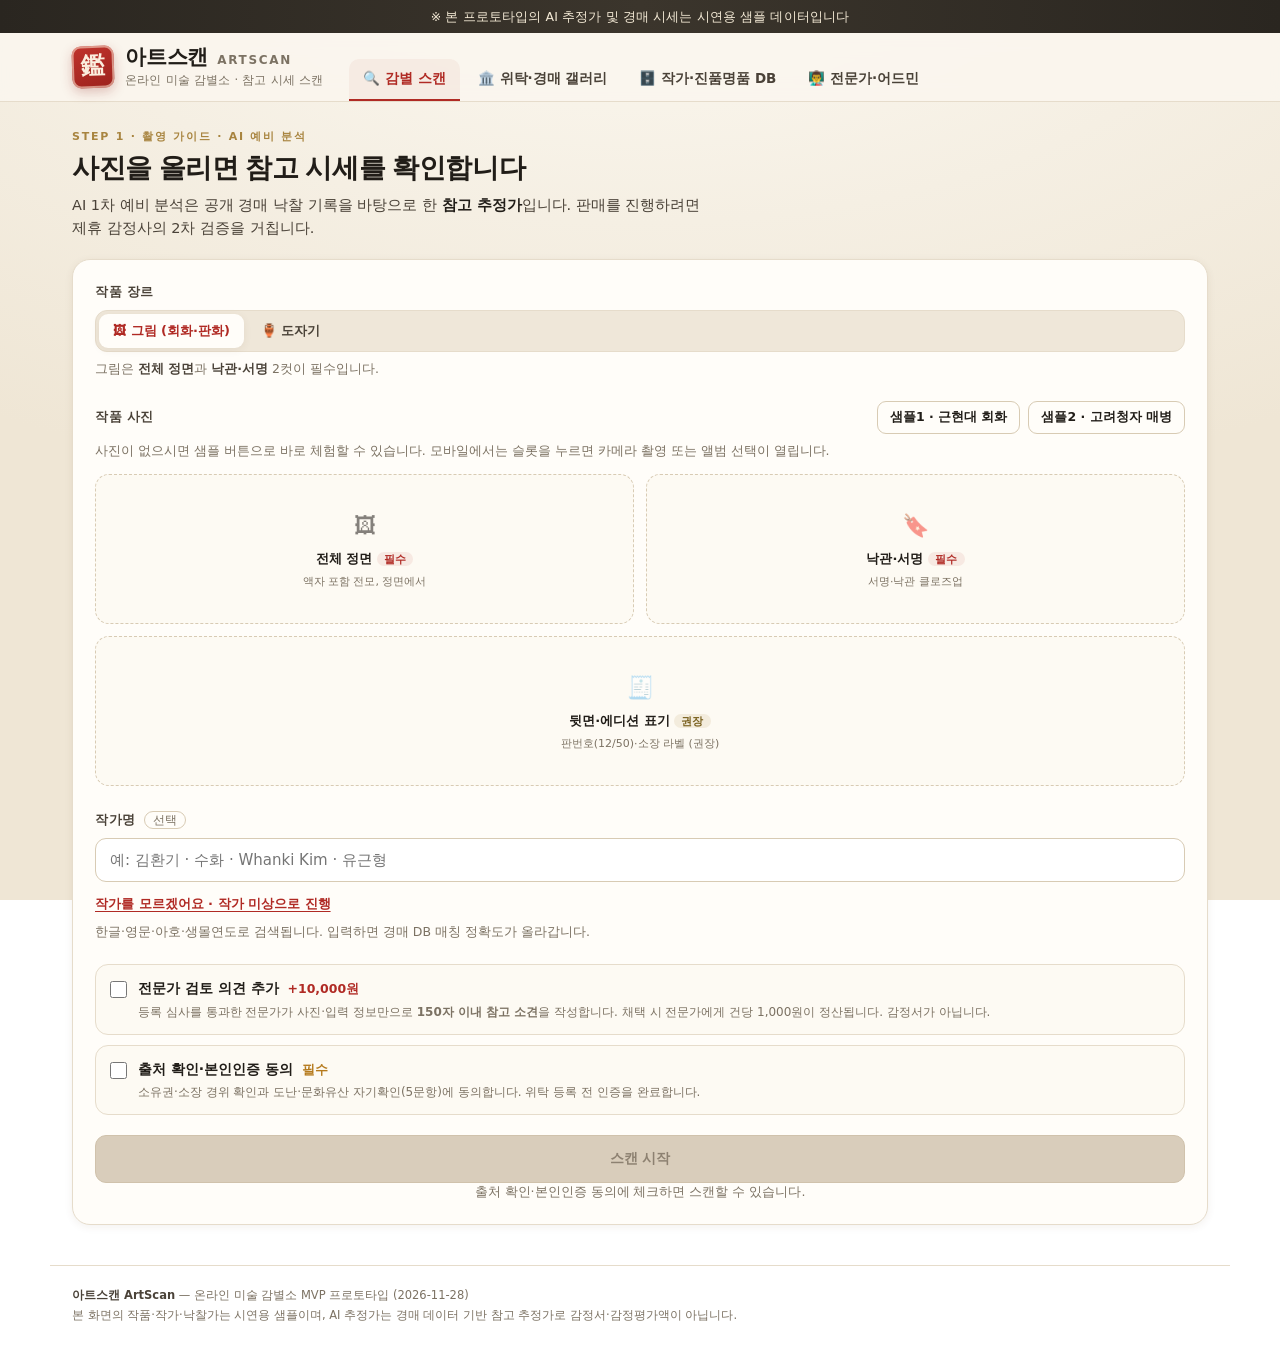
<file: artscan/index.html>
<!doctype html>
<html lang="ko">
<head>
  <meta charset="utf-8" />
  <meta name="viewport" content="width=device-width, initial-scale=1, viewport-fit=cover" />
  <meta name="theme-color" content="#f6f1e8" />
  <meta name="description" content="아트스캔 — 사진 한 장으로 참고 시세를 확인하고, 검증을 거쳐 위탁·경매로 판매하는 온라인 미술 감별소 프로토타입." />
  <meta name="apple-mobile-web-app-capable" content="yes" />
  <meta name="mobile-web-app-capable" content="yes" />
  <meta name="apple-mobile-web-app-status-bar-style" content="default" />
  <meta name="apple-mobile-web-app-title" content="아트스캔" />
  <meta property="og:title" content="아트스캔 ArtScan · 온라인 미술 감별소" />
  <meta property="og:description" content="사진 한 장으로 참고 시세 확인 → 전문가 검토 소견 → 위탁·온라인 경매 (프로토타입)" />
  <meta property="og:type" content="website" />
  <title>아트스캔 ArtScan · 온라인 미술 감별소</title>
  <link rel="apple-touch-icon" sizes="180x180" href="icons/apple-touch-icon.png" />
  <link rel="icon" type="image/png" sizes="192x192" href="icons/icon-192.png" />
  <link rel="icon" type="image/svg+xml" href="icons/seal.svg" />
  <link rel="manifest" href="manifest.webmanifest" />
  <link rel="stylesheet" href="styles.css?v=4" />
  <script>
    /* 프로토타입 QA용 런타임 오류 수집 (콘솔 에러 0건 확인) */
    window.__errors = [];
    window.addEventListener("error", function (e) { window.__errors.push(String(e.message || e.type)); });
    window.addEventListener("unhandledrejection", function (e) { window.__errors.push("promise: " + String(e.reason)); });
  </script>
</head>
<body>
  <div class="demo-bar" role="note">
    <span>※ 본 프로토타입의 AI 추정가 및 경매 시세는 시연용 샘플 데이터입니다</span>
  </div>

  <header class="app-header">
    <div class="header-inner">
      <div class="brand">
        <div class="seal-logo" aria-hidden="true">鑑</div>
        <div class="brand-text">
          <h1>아트스캔 <span class="brand-en">ArtScan</span></h1>
          <p class="brand-sub">온라인 미술 감별소 · 참고 시세 스캔</p>
        </div>
      </div>
      <nav class="tabs" id="tabs" role="tablist" aria-label="주요 메뉴">
        <button class="tab active" role="tab" data-tab="scan" aria-selected="true" aria-controls="panel-scan">🔍 <span class="t-full">감별 스캔</span><span class="t-short">감별</span></button>
        <button class="tab" role="tab" data-tab="gallery" aria-selected="false" aria-controls="panel-gallery">🏛️ <span class="t-full">위탁·경매 갤러리</span><span class="t-short">갤러리</span></button>
        <button class="tab" role="tab" data-tab="db" aria-selected="false" aria-controls="panel-db">🗄️ <span class="t-full">작가·진품명품 DB</span><span class="t-short">DB</span></button>
        <button class="tab" role="tab" data-tab="expert" aria-selected="false" aria-controls="panel-expert">👨‍🏫 <span class="t-full">전문가·어드민</span><span class="t-short">전문가</span></button>
      </nav>
    </div>
  </header>

  <main id="main">
    <!-- ===================== 감별 스캔 ===================== -->
    <section class="panel active" id="panel-scan" role="tabpanel" aria-labelledby="tab-scan">
      <div class="intro">
        <p class="eyebrow">STEP 1 · 촬영 가이드 · AI 예비 분석</p>
        <h2>사진을 올리면 참고 시세를 확인합니다</h2>
        <p class="lead">AI 1차 예비 분석은 공개 경매 낙찰 기록을 바탕으로 한 <strong>참고 추정가</strong>입니다. 판매를 진행하려면 제휴 감정사의 2차 검증을 거칩니다.</p>
      </div>

      <div class="card scan-card">
        <div class="field">
          <span class="field-label">작품 장르</span>
          <div class="segmented" id="genreSwitch" role="group" aria-label="작품 장르 선택">
            <button type="button" class="seg active" data-genre="painting">🖼 그림 (회화·판화)</button>
            <button type="button" class="seg" data-genre="ceramic">🏺 도자기</button>
          </div>
          <p class="hint" id="genreHint">그림은 <b>전체 정면</b>과 <b>낙관·서명</b> 2컷이 필수입니다.</p>
        </div>

        <div class="upload-head">
          <span class="field-label">작품 사진</span>
          <div class="sample-btns">
            <button type="button" class="btn ghost small" id="samplePainting">샘플1 · 근현대 회화</button>
            <button type="button" class="btn ghost small" id="sampleCeramic">샘플2 · 고려청자 매병</button>
          </div>
        </div>
        <p class="hint">사진이 없으시면 샘플 버튼으로 바로 체험할 수 있습니다. 모바일에서는 슬롯을 누르면 카메라 촬영 또는 앨범 선택이 열립니다.</p>
        <div class="slots" id="uploadSlots"></div>

        <div class="field">
          <label class="field-label" for="artistInput">작가명 <span class="opt">선택</span></label>
          <div class="autocomplete">
            <input id="artistInput" type="text" autocomplete="off" spellcheck="false"
                   placeholder="예: 김환기 · 수화 · Whanki Kim · 유근형"
                   aria-autocomplete="list" aria-expanded="false" aria-controls="artistSuggest" />
            <ul class="suggest" id="artistSuggest" role="listbox" aria-label="작가 후보" hidden></ul>
          </div>
          <div class="artist-chosen" id="artistChosen" hidden></div>
          <div class="quick-links">
            <button type="button" class="linkish" id="unknownArtist">작가를 모르겠어요 · 작가 미상으로 진행</button>
          </div>
          <p class="hint">한글·영문·아호·생몰연도로 검색됩니다. 입력하면 경매 DB 매칭 정확도가 올라갑니다.</p>
        </div>

        <div class="options">
          <label class="checkline" for="optExpert">
            <input type="checkbox" id="optExpert" />
            <span class="check-text">
              <span class="check-title">전문가 검토 의견 추가 <em>+10,000원</em></span>
              <small>등록 심사를 통과한 전문가가 사진·입력 정보만으로 <b>150자 이내 참고 소견</b>을 작성합니다. 채택 시 전문가에게 건당 1,000원이 정산됩니다. 감정서가 아닙니다.</small>
            </span>
          </label>
          <label class="checkline" for="optConsent">
            <input type="checkbox" id="optConsent" />
            <span class="check-text">
              <span class="check-title">출처 확인·본인인증 동의 <em class="req">필수</em></span>
              <small>소유권·소장 경위 확인과 도난·문화유산 자기확인(5문항)에 동의합니다. 위탁 등록 전 인증을 완료합니다.</small>
            </span>
          </label>
        </div>

        <button type="button" class="btn primary block" id="scanBtn" disabled>스캔 시작</button>
        <p class="hint center" id="scanHint">필수 사진을 채우고 동의에 체크하면 스캔할 수 있습니다.</p>
      </div>

      <div id="scanResult" class="result" hidden aria-live="polite"></div>
    </section>

    <!-- ===================== 갤러리 ===================== -->
    <section class="panel" id="panel-gallery" role="tabpanel" aria-labelledby="tab-gallery" hidden>
      <div class="intro">
        <p class="eyebrow">STEP 3 · 위탁 갤러리 · 온라인 경매</p>
        <h2>검증을 거친 매물만 등록됩니다</h2>
        <p class="lead">정가 위탁과 온라인 경매를 한곳에서. 전문가 검토 소견이 채택된 매물은 배지와 함께 상단에 우대 노출됩니다.</p>
      </div>

      <div class="toolbar">
        <div class="segmented" id="sortSwitch" role="group" aria-label="정렬 방식">
          <button type="button" class="seg active" data-sort="recommended">추천순 <span class="mini">소견 우대</span></button>
          <button type="button" class="seg" data-sort="price">가격 낮은순</button>
          <button type="button" class="seg" data-sort="deadline">마감 임박순</button>
        </div>
        <p class="sort-note" id="sortNote"></p>
      </div>

      <div class="gallery" id="galleryGrid"></div>
      <p class="footnote">※ 목록의 추정가·낙찰가는 시연용 샘플입니다. 우대 노출은 1페이지 노출의 40% 상한이 적용되며, 판매자가 유료 옵션(10,000원)을 구매한 참고 소견입니다.</p>
    </section>

    <!-- ===================== 작가·진품명품 DB ===================== -->
    <section class="panel" id="panel-db" role="tabpanel" aria-labelledby="tab-db" hidden>
      <div class="intro">
        <p class="eyebrow">STEP 2 · 작가 마스터 · 방송 감정 레퍼런스</p>
        <h2>작가·진품명품 DB</h2>
        <p class="lead">작가 마스터(이형표기·아호·생몰연도)와 KBS &lt;TV쇼 진품명품&gt; 고미술 참고 사례를 구분해 제공합니다.</p>
      </div>

      <div class="card db-search">
        <label class="field-label" for="dbSearch">작가 검색</label>
        <div class="search-row">
          <input id="dbSearch" type="search" placeholder="김환기 · 수화 · Whanki Kim · 박수근 · 청자" autocomplete="off" />
          <button type="button" class="btn ghost" id="dbClear">전체</button>
        </div>
        <div class="chips" id="dbChips"></div>
      </div>

      <h3 class="section-title">작가 마스터 <span class="count" id="artistCount"></span></h3>
      <div class="artist-list" id="artistList"></div>

      <h3 class="section-title">KBS &lt;TV쇼 진품명품&gt; 레퍼런스 DB
        <span class="badge broadcast">고미술 참고용 · 실거래 경매와 분리</span>
      </h3>
      <p class="section-desc">방송 감정가는 보험·방송용 추정 가치로 실제 낙찰가와 다릅니다. <b>시세 산출 모델에 반영하지 않고</b> 상태 감별 체크리스트·유사 유물 대조에만 사용합니다.</p>
      <div class="backtest" id="backtestBoard"></div>
      <div class="broadcast-list" id="broadcastList"></div>
    </section>

    <!-- ===================== 전문가·어드민 ===================== -->
    <section class="panel" id="panel-expert" role="tabpanel" aria-labelledby="tab-expert" hidden>
      <div class="intro">
        <p class="eyebrow">ADMIN · 소견 활동 등급 · 채택 정산</p>
        <h2>전문가·어드민</h2>
        <p class="lead">전문가는 증빙 심사·어드민 승인 후 배정됩니다. 등급은 누적 채택 의견 수와 채택 소견 매물 누적 판매금액으로 산정합니다. 정산은 등급과 무관하게 채택 1건당 1,000원입니다.</p>
      </div>

      <div class="grade-legend">
        <div class="grade-row"><span class="grade-badge g-standard">일반</span><span>채택 0~9건 · 판매 0~3,000만 원</span></div>
        <div class="grade-row"><span class="grade-badge g-silver">실버</span><span>채택 10건↑ · 판매 3,000만 원↑</span></div>
        <div class="grade-row"><span class="grade-badge g-gold">골드</span><span>채택 30건↑ · 판매 1억 원↑</span></div>
        <div class="grade-row"><span class="grade-badge g-master">마스터</span><span>채택 80건↑ · 판매 3억 원↑</span></div>
      </div>

      <h3 class="section-title">등록 전문가 <span class="count" id="expertCount"></span></h3>
      <div class="expert-grid" id="expertGrid"></div>

      <h3 class="section-title">소견 작성 · 채택 시뮬레이션</h3>
      <div class="card review-card">
        <p class="section-desc">매물을 선택하고 150자 이내 참고 소견을 작성한 뒤 <b>채택</b>하면, 해당 매물이 갤러리 상단으로 이동하며 배지가 붙습니다(1,000원 정산 기록 생성).</p>
        <div class="form-grid">
          <label class="field">
            <span class="field-label">대상 매물</span>
            <select id="reviewListing" class="input"></select>
          </label>
          <label class="field">
            <span class="field-label">작성 전문가</span>
            <select id="reviewExpert" class="input"></select>
          </label>
        </div>
        <label class="field" for="reviewText">
          <span class="field-label">참고 소견 <span class="opt">150자 이내</span></span>
          <textarea id="reviewText" class="input" rows="4" maxlength="150"
            placeholder="예: 1970년대 점묘 연작의 안료층과 캔버스 상태 양호. 좌측 하단 서명 필적이 동일 작가 후기 서명과 유사하나 진위는 실물 검증이 필요합니다."></textarea>
          <span class="counter"><span id="reviewCount">0</span> / 150자</span>
        </label>
        <div class="review-actions">
          <button type="button" class="btn primary" id="adoptBtn">소견 채택 (1,000원 정산)</button>
          <button type="button" class="btn ghost" id="rejectBtn">미채택 처리</button>
        </div>
        <p class="hint">※ 소견은 사진·입력 정보 기반 참고 소견이며 감정서가 아닙니다. 미채택 시 전문가 정산은 발생하지 않습니다.</p>
      </div>

      <h3 class="section-title">채택 정산 기록</h3>
      <div class="card table-card">
        <table class="table" id="settleTable">
          <thead><tr><th>매물</th><th>전문가</th><th>채택일</th><th>정산액</th></tr></thead>
          <tbody></tbody>
        </table>
      </div>
    </section>
  </main>

  <footer class="app-footer">
    <p><b>아트스캔 ArtScan</b> — 온라인 미술 감별소 MVP 프로토타입 (2026-11-28)</p>
    <p>본 화면의 작품·작가·낙찰가는 시연용 샘플이며, AI 추정가는 경매 데이터 기반 참고 추정가로 감정서·감정평가액이 아닙니다.</p>
  </footer>

  <!-- ===================== 공유 카드 모달 ===================== -->
  <div class="modal" id="shareModal" hidden>
    <div class="modal-backdrop" data-close="shareModal"></div>
    <div class="modal-card" role="dialog" aria-modal="true" aria-labelledby="shareTitle">
      <div class="modal-head">
        <h3 id="shareTitle">QR 디지털 인장 카드</h3>
        <button type="button" class="icon-btn" data-close="shareModal" aria-label="닫기">✕</button>
      </div>
      <div class="modal-body">
        <div class="share-stage"><canvas id="shareCanvas" width="1080" height="1080" aria-label="공유 카드 미리보기"></canvas></div>
        <p class="hint">정사각 PNG로 저장해 당근·번개장터·스마트스토어 게시물에 붙일 수 있습니다. QR은 원본 리포트·면책 고지로 연결됩니다.</p>
        <div class="modal-actions">
          <button type="button" class="btn primary" id="downloadCard">PNG 다운로드</button>
          <button type="button" class="btn ghost" data-close="shareModal">닫기</button>
        </div>
      </div>
    </div>
  </div>

  <!-- ===================== 입찰 모달 ===================== -->
  <div class="modal" id="bidModal" hidden>
    <div class="modal-backdrop" data-close="bidModal"></div>
    <div class="modal-card wide" role="dialog" aria-modal="true" aria-labelledby="bidTitle">
      <div class="modal-head">
        <h3 id="bidTitle">온라인 경매 입찰</h3>
        <button type="button" class="icon-btn" data-close="bidModal" aria-label="닫기">✕</button>
      </div>
      <div class="modal-body" id="bidBody"></div>
    </div>
  </div>

  <!-- ===================== 등록 모달 ===================== -->
  <div class="modal" id="registerModal" hidden>
    <div class="modal-backdrop" data-close="registerModal"></div>
    <div class="modal-card" role="dialog" aria-modal="true" aria-labelledby="registerTitle">
      <div class="modal-head">
        <h3 id="registerTitle">갤러리 등록</h3>
        <button type="button" class="icon-btn" data-close="registerModal" aria-label="닫기">✕</button>
      </div>
      <div class="modal-body" id="registerBody"></div>
    </div>
  </div>

  <div class="toast" id="toast" role="status" aria-live="polite" hidden></div>

  <script src="data.js?v=2"></script>
  <script src="app.js?v=3"></script>
</body>
</html>
</file>
<file: artscan/styles.css>
/* =========================================================
   아트스캔 ArtScan — 온라인 미술 감별소 MVP
   warm paper · ink · vermilion seal
   ========================================================= */
:root{
  --paper:#f6f1e8;
  --paper-2:#efe7d9;
  --card:#fffdf9;
  --ink:#211d18;
  --ink-soft:#4a4238;
  --muted:#7c7263;
  --line:#e6dccb;
  --line-strong:#d8cbb4;
  --seal:#b02a24;
  --seal-dark:#8c1f1b;
  --gold:#a8843f;
  --gold-soft:#e8d9b5;
  --celadon:#6f9182;
  --navy:#2b3a4a;
  --green:#2f7d5a;
  --amber:#b57a1c;
  --radius:18px;
  --radius-sm:12px;
  --shadow:0 10px 30px rgba(80,60,30,.09);
  --shadow-sm:0 2px 8px rgba(80,60,30,.07);
  --font-sans:-apple-system,BlinkMacSystemFont,"Apple SD Gothic Neo","Pretendard","Noto Sans KR","Noto Sans CJK KR","Malgun Gothic",system-ui,sans-serif;
  --font-serif:"Noto Serif KR","Noto Serif CJK KR","Apple SD Gothic Neo","Nanum Myeongjo",Georgia,serif;
}

*{box-sizing:border-box;-webkit-tap-highlight-color:transparent}
[hidden]{display:none !important}
html,body{margin:0}
html{scroll-behavior:smooth}
body{
  font-family:var(--font-sans);
  color:var(--ink);
  background:
    radial-gradient(1200px 600px at 50% -10%, #fdfaf3 0%, #f5efe3 52%, #efe6d5 100%) fixed;
  min-height:100vh;
  line-height:1.55;
  font-size:15px;
  -webkit-font-smoothing:antialiased;
  padding-bottom:env(safe-area-inset-bottom);
}
h1,h2,h3,h4{margin:0;font-family:var(--font-serif);font-weight:600;letter-spacing:-.01em}
p{margin:0}
button{font-family:inherit;font-size:inherit;color:inherit;cursor:pointer}
input,select,textarea{font-family:inherit;font-size:inherit;color:inherit}
img{max-width:100%;display:block}
table{border-collapse:collapse;width:100%}

/* ---------- demo notice ---------- */
.demo-bar{
  background:linear-gradient(90deg,#2a2620,#3b352c 50%,#2a2620);
  color:#f3e9d5;
  font-size:12.5px;
  text-align:center;
  padding:7px 14px;
  letter-spacing:.01em;
}
.demo-bar span{display:inline-block}

/* ---------- header ---------- */
.app-header{
  position:sticky;top:0;z-index:40;
  background:rgba(250,246,238,.92);
  backdrop-filter:blur(10px);
  border-bottom:1px solid var(--line);
}
.header-inner{
  max-width:1180px;margin:0 auto;padding:12px 22px 0;
  display:flex;align-items:flex-end;gap:26px;flex-wrap:wrap;
}
.brand{display:flex;align-items:center;gap:11px;padding-bottom:12px}
.seal-logo{
  width:42px;height:42px;flex:0 0 auto;
  background:linear-gradient(160deg,#c0342d,#9c221d);
  color:#fbeede;border-radius:9px;
  display:grid;place-items:center;
  font-family:var(--font-serif);font-size:24px;font-weight:700;
  box-shadow:inset 0 0 0 2px rgba(255,235,215,.55), 0 4px 12px rgba(140,31,27,.25);
  transform:rotate(-2deg);
}
.brand-text h1{font-size:21px;line-height:1.15}
.brand-en{font-family:var(--font-sans);font-size:12px;letter-spacing:.14em;text-transform:uppercase;color:var(--muted);font-weight:600;margin-left:4px}
.brand-sub{margin-top:2px;font-size:11.5px;color:var(--muted);letter-spacing:.02em}
.tabs{display:flex;gap:4px;overflow-x:auto;scrollbar-width:none;-ms-overflow-style:none;flex:1;min-width:0}
.tabs::-webkit-scrollbar{display:none}
.tab{
  border:0;background:transparent;color:var(--ink-soft);
  padding:11px 14px;border-radius:10px 10px 0 0;
  font-size:13.5px;font-weight:600;white-space:nowrap;
  border-bottom:2px solid transparent;
  transition:color .15s, border-color .15s, background .15s;
}
.tab:hover{background:rgba(0,0,0,.03)}
.tab.active{color:var(--seal);border-bottom-color:var(--seal);background:rgba(176,42,36,.05)}

main{max-width:1180px;margin:0 auto;padding:26px 22px 40px}

/* ---------- intro ---------- */
.intro{margin-bottom:20px}
.eyebrow{font-size:11px;letter-spacing:.16em;text-transform:uppercase;color:var(--gold);font-weight:700}
.intro h2{font-size:27px;margin-top:6px;line-height:1.3}
.lead{margin-top:8px;color:var(--ink-soft);font-size:14.5px;max-width:70ch}
.lead strong{color:var(--ink)}

/* ---------- cards ---------- */
.card{
  background:var(--card);border:1px solid var(--line);border-radius:var(--radius);
  box-shadow:var(--shadow-sm);padding:22px;
}
.field{display:flex;flex-direction:column;gap:8px;margin-bottom:22px}
.field-label{font-size:12.5px;font-weight:700;letter-spacing:.04em;color:var(--ink-soft);text-transform:uppercase}
.field-label .opt{font-weight:500;letter-spacing:0;text-transform:none;color:var(--muted);font-size:11.5px;border:1px solid var(--line-strong);border-radius:20px;padding:1px 8px;margin-left:4px}
.hint{font-size:12.5px;color:var(--muted);line-height:1.5}
.hint.center{text-align:center}
.hint b{color:var(--ink-soft)}

/* ---------- segmented ---------- */
.segmented{display:inline-flex;background:var(--paper-2);border:1px solid var(--line);border-radius:12px;padding:3px;gap:3px;flex-wrap:wrap}
.seg{border:0;background:transparent;padding:8px 14px;border-radius:9px;font-size:13px;font-weight:600;color:var(--ink-soft);transition:.15s}
.seg:hover{background:rgba(255,255,255,.6)}
.seg.active{background:var(--card);color:var(--seal);box-shadow:var(--shadow-sm)}
.seg .mini{font-size:10.5px;color:var(--muted);font-weight:600;margin-left:3px}

/* ---------- upload slots ---------- */
.upload-head{display:flex;align-items:center;justify-content:space-between;gap:12px;flex-wrap:wrap;margin-bottom:8px}
.sample-btns{display:flex;gap:8px;flex-wrap:wrap}
.slots{display:grid;grid-template-columns:repeat(2,1fr);gap:12px;margin:14px 0 24px}
.slots > .slot:last-child:nth-child(odd){grid-column:1 / -1}
.slot{position:relative;border:1.5px dashed var(--line-strong);border-radius:14px;background:#fdfaf3;overflow:hidden;min-height:150px;display:flex}
.slot.filled{border-style:solid;border-color:var(--line-strong);background:#fff}
.slot input[type=file]{position:absolute;inset:0;opacity:0;cursor:pointer;width:100%;height:100%}
.slot-inner{flex:1;display:flex;flex-direction:column;align-items:center;justify-content:center;gap:5px;padding:16px;text-align:center;pointer-events:none}
.slot-icon{font-size:22px;opacity:.55}
.slot-name{font-size:13px;font-weight:700}
.slot-req{font-size:10.5px;font-weight:700;letter-spacing:.03em;padding:1px 7px;border-radius:20px;background:rgba(176,42,36,.08);color:var(--seal)}
.slot-req.recommend{background:rgba(168,132,63,.12);color:#7a611f}
.slot-desc{font-size:11px;color:var(--muted);line-height:1.4}
.slot img{width:100%;height:150px;object-fit:cover;display:block}
.slot-preview{position:relative;flex:1;display:flex;min-width:0}
.slot-preview img{width:100%;height:150px;object-fit:contain;background:#f3ecdd}
.slot-preview .slot-tag{position:absolute;left:8px;top:8px;background:rgba(20,18,15,.72);color:#fff;font-size:11px;padding:3px 8px;border-radius:20px;font-weight:600}
.slot-preview .slot-clear{position:absolute;right:8px;top:8px;width:24px;height:24px;border-radius:50%;border:0;background:rgba(20,18,15,.72);color:#fff;font-size:12px;display:grid;place-items:center;z-index:2;cursor:pointer}
.slot-check{position:absolute;right:8px;bottom:8px;background:rgba(47,125,90,.92);color:#fff;font-size:11px;font-weight:700;padding:3px 8px;border-radius:20px}

/* ---------- autocomplete ---------- */
.autocomplete{position:relative}
#artistInput,.input{
  width:100%;border:1px solid var(--line-strong);border-radius:11px;background:#fff;
  padding:12px 14px;font-size:15px;outline:none;transition:border-color .15s, box-shadow .15s;
}
#artistInput:focus,.input:focus{border-color:var(--seal);box-shadow:0 0 0 3px rgba(176,42,36,.09)}
.suggest{
  position:absolute;left:0;right:0;top:calc(100% + 6px);z-index:30;
  background:#fff;border:1px solid var(--line);border-radius:12px;box-shadow:var(--shadow);
  list-style:none;margin:0;padding:6px;max-height:290px;overflow:auto;
}
.suggest li{padding:9px 11px;border-radius:8px;cursor:pointer;display:flex;justify-content:space-between;gap:10px;align-items:center}
.suggest li:hover,.suggest li.active{background:#f8f1e4}
.suggest .s-name{font-weight:700;font-size:14px}
.suggest .s-meta{font-size:11.5px;color:var(--muted)}
.artist-chosen{display:flex;align-items:center;gap:10px;background:#f8f1e4;border:1px solid var(--line);border-radius:12px;padding:10px 12px}
.artist-chosen .ac-name{font-weight:700}
.artist-chosen .ac-meta{font-size:11.5px;color:var(--muted)}
.artist-chosen button{margin-left:auto;border:0;background:transparent;color:var(--muted);font-size:12px;text-decoration:underline}
.quick-links{margin-top:2px}
.linkish{border:0;background:transparent;color:var(--seal);font-size:13px;font-weight:600;padding:2px 0;text-decoration:underline;text-underline-offset:3px}

/* ---------- options ---------- */
.options{display:flex;flex-direction:column;gap:10px;margin:4px 0 20px}
.checkline{display:flex;gap:11px;align-items:flex-start;border:1px solid var(--line);border-radius:13px;padding:13px 14px;background:#fdfaf3;cursor:pointer;transition:border-color .15s, background .15s}
.checkline:hover{border-color:var(--line-strong)}
.checkline:has(input:checked){border-color:rgba(176,42,36,.45);background:rgba(176,42,36,.035)}
.checkline input{margin:3px 0 0;width:17px;height:17px;accent-color:var(--seal);flex:0 0 auto}
.check-text{display:flex;flex-direction:column;gap:3px}
.check-title{font-size:14px;font-weight:700}
.check-title em{font-style:normal;color:var(--seal);font-size:12.5px;margin-left:4px}
.check-title em.req{color:var(--amber)}
.check-text small{font-size:12px;color:var(--muted);line-height:1.5}

/* ---------- buttons ---------- */
.btn{
  border:1px solid var(--line-strong);background:#fff;border-radius:11px;
  padding:11px 18px;font-weight:700;font-size:14px;transition:.15s;display:inline-flex;align-items:center;justify-content:center;gap:7px;
}
.btn:hover{background:#faf5ea;border-color:var(--gold)}
.btn.primary{background:linear-gradient(160deg,#b7302a,#95211c);color:#fff;border-color:#8c1f1b;box-shadow:0 6px 16px rgba(140,31,27,.22)}
.btn.primary:hover{background:linear-gradient(160deg,#c2362f,#9c221d)}
.btn.primary:disabled{background:#d9cdbb;border-color:#d0c2ac;color:#8d8171;box-shadow:none;cursor:not-allowed}
.btn.ghost{background:transparent}
.btn.small{padding:7px 12px;font-size:12.5px;border-radius:9px}
.btn.block{width:100%;padding:14px}
.btn.dark{background:var(--navy);color:#fff;border-color:#1f2b36}
.btn:active{transform:translateY(1px)}

/* ---------- scan result ---------- */
.result{margin-top:24px;display:flex;flex-direction:column;gap:18px;animation:rise .35s ease}
@keyframes rise{from{opacity:0;transform:translateY(8px)}to{opacity:1;transform:none}}
.result-head{display:flex;align-items:flex-start;justify-content:space-between;gap:14px;flex-wrap:wrap}
.result-title{font-family:var(--font-serif);font-size:22px}
.conf{display:inline-flex;align-items:center;gap:7px;border-radius:20px;padding:5px 12px;font-size:12.5px;font-weight:700}
.conf.A{background:rgba(47,125,90,.12);color:var(--green)}
.conf.B{background:rgba(181,122,28,.14);color:var(--amber)}
.conf.C{background:rgba(120,110,95,.14);color:#6a6053}
.estimate{display:flex;flex-direction:column;gap:6px}
.estimate .label{font-size:12px;letter-spacing:.06em;text-transform:uppercase;color:var(--muted);font-weight:700}
.estimate .value{font-family:var(--font-serif);font-size:32px;letter-spacing:-.02em;line-height:1.2}
.estimate .sub{font-size:12.5px;color:var(--muted)}
.result-grid{display:grid;grid-template-columns:1.1fr .9fr;gap:16px}
.result-col{display:flex;flex-direction:column;gap:14px}
.subcard{background:var(--card);border:1px solid var(--line);border-radius:14px;padding:16px}
.subcard h4{font-size:13px;letter-spacing:.03em;text-transform:uppercase;color:var(--ink-soft);margin-bottom:10px}
.comp{display:flex;flex-direction:column;gap:8px}
.comp-row{display:grid;grid-template-columns:1fr auto;gap:10px;padding:9px 0;border-top:1px dashed var(--line);font-size:13px}
.comp-row:first-child{border-top:0}
.comp-row .c-title{font-weight:600}
.comp-row .c-meta{color:var(--muted);font-size:11.5px}
.comp-row .c-price{font-weight:700;white-space:nowrap}
.checks{list-style:none;margin:0;padding:0;display:flex;flex-direction:column;gap:7px;font-size:13px}
.checks li{display:flex;gap:8px;align-items:flex-start;color:var(--ink-soft)}
.checks li::before{content:"✓";color:var(--celadon);font-weight:800;flex:0 0 auto}
.disclaimer{background:#f9f4ea;border:1px solid var(--line);border-left:3px solid var(--gold);border-radius:10px;padding:13px 15px;font-size:12px;color:#6a6053;line-height:1.6}
.disclaimer b{color:var(--ink)}
.result-actions{display:flex;gap:10px;flex-wrap:wrap}
.result-actions .btn{flex:1;min-width:150px}
.expert-opinion{border:1px solid var(--line);border-radius:14px;padding:15px;background:#fffdf7;display:flex;flex-direction:column;gap:8px}
.expert-opinion .eo-head{display:flex;align-items:center;gap:8px;flex-wrap:wrap}
.eo-text{font-size:13.5px;line-height:1.65;color:var(--ink-soft)}
.eo-meta{font-size:11.5px;color:var(--muted)}

/* ---------- gallery ---------- */
.toolbar{display:flex;align-items:center;justify-content:space-between;gap:14px;flex-wrap:wrap;margin-bottom:16px}
.sort-note{font-size:12px;color:var(--muted);flex:1;min-width:220px;text-align:right}
.sort-note.warn{color:var(--seal)}
.gallery{display:grid;grid-template-columns:repeat(auto-fill,minmax(258px,1fr));gap:18px}
.gcard{
  background:var(--card);border:1px solid var(--line);border-radius:16px;overflow:hidden;
  display:flex;flex-direction:column;box-shadow:var(--shadow-sm);transition:transform .16s, box-shadow .16s;
}
.gcard:hover{transform:translateY(-2px);box-shadow:var(--shadow)}
.gcard.boosted{border-color:rgba(176,42,36,.35);box-shadow:0 6px 20px rgba(140,31,27,.10)}
.gcard.fresh{animation:flash 1.4s ease}
@keyframes flash{0%{box-shadow:0 0 0 0 rgba(176,42,36,.45)}100%{box-shadow:0 0 0 14px rgba(176,42,36,0)}}
.gthumb{position:relative;background:#eee6d7}
.gthumb img{width:100%;height:196px;object-fit:cover}
.gthumb .type-tag{position:absolute;left:10px;top:10px;background:rgba(20,18,15,.78);color:#fff;font-size:11px;font-weight:700;padding:4px 9px;border-radius:20px;letter-spacing:.02em}
.gthumb .type-tag.auction{background:rgba(176,42,36,.92)}
.gthumb .countdown{position:absolute;right:10px;bottom:10px;background:rgba(255,253,247,.94);color:var(--ink);font-size:11.5px;font-weight:700;padding:4px 9px;border-radius:20px;font-variant-numeric:tabular-nums}
.gthumb .countdown.urgent{color:var(--seal)}
.gbody{padding:14px 15px 16px;display:flex;flex-direction:column;gap:9px;flex:1}
.gbadges{display:flex;gap:5px;flex-wrap:wrap}
.badge{display:inline-flex;align-items:center;gap:4px;font-size:10.5px;font-weight:700;padding:3px 8px;border-radius:20px;letter-spacing:.01em}
.badge.expert{background:rgba(176,42,36,.09);color:var(--seal);border:1px solid rgba(176,42,36,.22)}
.badge.cert{background:rgba(47,125,90,.10);color:var(--green)}
.badge.broadcast{background:rgba(43,58,74,.09);color:var(--navy)}
.badge.tier{background:#f2ead9;color:#6f5a2c}
.gtitle{font-family:var(--font-serif);font-size:16.5px;line-height:1.35}
.gmeta{font-size:12px;color:var(--muted);line-height:1.45}
.gprice{margin-top:auto;display:flex;flex-direction:column;gap:2px}
.gprice .p-label{font-size:11px;color:var(--muted);font-weight:600}
.gprice .p-value{font-family:var(--font-serif);font-size:19px;color:var(--seal-dark)}
.gprice .p-range{font-size:11.5px;color:var(--muted)}
.gfoot{display:flex;align-items:center;gap:8px;margin-top:4px}
.gfoot .btn{flex:1}
.eo-snippet{font-size:12px;color:var(--ink-soft);background:#faf5ea;border-radius:9px;padding:8px 10px;line-height:1.5;display:-webkit-box;-webkit-line-clamp:2;-webkit-box-orient:vertical;overflow:hidden}
.footnote{font-size:11.5px;color:var(--muted);margin-top:18px;line-height:1.6}

/* ---------- DB ---------- */
.db-search{display:flex;flex-direction:column;gap:10px;margin-bottom:22px}
.search-row{display:flex;gap:9px}
.search-row input{flex:1;border:1px solid var(--line-strong);border-radius:11px;padding:12px 14px;background:#fff;outline:none}
.search-row input:focus{border-color:var(--seal);box-shadow:0 0 0 3px rgba(176,42,36,.09)}
.chips{display:flex;gap:7px;flex-wrap:wrap}
.chip{border:1px solid var(--line);background:#fdfaf3;border-radius:20px;padding:5px 12px;font-size:12px;font-weight:600;color:var(--ink-soft)}
.chip:hover{border-color:var(--gold);color:var(--ink)}
.section-title{font-size:17px;margin:26px 0 10px;display:flex;align-items:center;gap:9px;flex-wrap:wrap}
.section-title .count{font-family:var(--font-sans);font-size:12px;color:var(--muted);font-weight:600}
.section-desc{font-size:13px;color:var(--muted);margin-bottom:12px;line-height:1.6}
.section-desc b{color:var(--ink-soft)}
.artist-list{display:grid;grid-template-columns:repeat(auto-fill,minmax(300px,1fr));gap:14px}
.acard{background:var(--card);border:1px solid var(--line);border-radius:14px;padding:16px;display:flex;flex-direction:column;gap:8px}
.acard h4{font-size:16px;display:flex;align-items:baseline;gap:7px;flex-wrap:wrap}
.acard h4 .a-en{font-family:var(--font-sans);font-size:11.5px;color:var(--muted);font-weight:600}
.a-alias{display:flex;gap:5px;flex-wrap:wrap}
.a-alias span{font-size:11px;background:#f4ecdd;color:#6f5a2c;border-radius:6px;padding:2px 7px}
.a-stats{display:grid;grid-template-columns:1fr 1fr;gap:8px;margin-top:2px}
.a-stat{background:#fbf7ee;border-radius:9px;padding:8px 10px}
.a-stat .k{font-size:10.5px;color:var(--muted);font-weight:600}
.a-stat .v{font-size:13.5px;font-weight:700;margin-top:1px}
.a-note{font-size:12px;color:var(--ink-soft);line-height:1.55}
.a-note b{color:var(--ink)}

/* backtest board */
.backtest{background:linear-gradient(170deg,#fffdf8,#f8f2e6);border:1px solid var(--line-strong);border-radius:16px;padding:18px;margin-bottom:14px}
.bt-head{display:flex;align-items:flex-start;justify-content:space-between;gap:12px;flex-wrap:wrap;margin-bottom:6px}
.bt-head h4{font-size:16px}
.bt-note{font-size:12px;color:var(--muted);line-height:1.6;margin-bottom:12px}
.bt-note b{color:var(--ink-soft)}
.bt-summary{display:grid;grid-template-columns:repeat(3,1fr);gap:10px;margin-bottom:14px}
.bt-stat{background:#fff;border:1px solid var(--line);border-radius:11px;padding:10px 12px}
.bt-stat .k{font-size:10.5px;color:var(--muted);font-weight:700;letter-spacing:.03em}
.bt-stat .v{font-family:var(--font-serif);font-size:20px;margin-top:2px}
.bt-table-wrap{overflow-x:auto;border:1px solid var(--line);border-radius:12px;background:#fff}
.bt-table{min-width:640px;font-size:13px}
.bt-table th{background:#f7f0e2;color:var(--ink-soft);font-size:11px;letter-spacing:.04em;text-transform:uppercase;text-align:left;padding:9px 12px;border-bottom:1px solid var(--line);white-space:nowrap}
.bt-table td{padding:10px 12px;border-bottom:1px solid #f1e9db;vertical-align:top}
.bt-table tr:last-child td{border-bottom:0}
.bt-table .t-title{font-weight:700}
.bt-table .t-sub{font-size:11px;color:var(--muted)}
.bt-table .num{font-variant-numeric:tabular-nums;white-space:nowrap}
.errdot{display:inline-flex;align-items:center;gap:5px;font-size:11px;font-weight:700;padding:2px 8px;border-radius:20px;white-space:nowrap}
.errdot.in{background:rgba(47,125,90,.12);color:var(--green)}
.errdot.near{background:rgba(181,122,28,.14);color:var(--amber)}
.errdot.out{background:rgba(176,42,36,.10);color:var(--seal)}
.mini-legend{font-size:11px;color:var(--muted);margin-top:8px;line-height:1.6}

.broadcast-list{display:grid;grid-template-columns:repeat(auto-fill,minmax(330px,1fr));gap:14px}
.bcard{background:var(--card);border:1px solid var(--line);border-radius:14px;padding:16px;display:flex;flex-direction:column;gap:9px}
.bcard .b-top{display:flex;justify-content:space-between;gap:10px;align-items:flex-start}
.bcard h4{font-size:15.5px;line-height:1.35}
.bcard .b-value{font-family:var(--font-serif);font-size:19px;color:var(--navy);white-space:nowrap}
.bcard .b-cat{font-size:11px;color:var(--muted);font-weight:700;letter-spacing:.03em;text-transform:uppercase}
.bcard .b-cond{font-size:12.5px;color:var(--ink-soft);line-height:1.6;background:#faf5ea;border-radius:9px;padding:9px 11px}
.bcard .b-cond b{color:var(--ink)}
.bcard .b-ai{font-size:12px;color:var(--muted);display:flex;gap:8px;flex-wrap:wrap;align-items:center}
.bcard .b-ai strong{color:var(--ink-soft)}

/* ---------- expert ---------- */
.grade-legend{display:grid;grid-template-columns:repeat(auto-fit,minmax(220px,1fr));gap:8px;margin-bottom:8px}
.grade-row{display:flex;align-items:center;gap:9px;background:var(--card);border:1px solid var(--line);border-radius:11px;padding:9px 12px;font-size:12px;color:var(--muted)}
.grade-badge{font-size:11px;font-weight:800;padding:3px 9px;border-radius:20px;letter-spacing:.02em;white-space:nowrap}
.g-standard{background:#efe9dd;color:#6f6759}
.g-silver{background:linear-gradient(160deg,#e9edf1,#cfd8e0);color:#4a5866}
.g-gold{background:linear-gradient(160deg,#f6e3b4,#e3c37a);color:#6d5316}
.g-master{background:linear-gradient(160deg,#f1d3ce,#d9a49d);color:#78241f}
.expert-grid{display:grid;grid-template-columns:repeat(auto-fill,minmax(300px,1fr));gap:14px}
.ecard{background:var(--card);border:1px solid var(--line);border-radius:14px;padding:16px;display:flex;flex-direction:column;gap:9px}
.ecard .e-top{display:flex;align-items:center;gap:10px}
.e-avatar{width:40px;height:40px;border-radius:50%;background:linear-gradient(160deg,#efe3cd,#e0cfb0);display:grid;place-items:center;font-family:var(--font-serif);font-weight:700;color:#6b5a3a;font-size:16px;flex:0 0 auto}
.e-name{font-size:15px;font-weight:700;display:flex;align-items:center;gap:7px;flex-wrap:wrap}
.e-field{font-size:11.5px;color:var(--muted)}
.e-stats{display:grid;grid-template-columns:1fr 1fr;gap:8px}
.review-card{display:flex;flex-direction:column;gap:14px}
.form-grid{display:grid;grid-template-columns:1fr 1fr;gap:12px}
.form-grid .field{margin:0}
select.input{appearance:none;background-image:linear-gradient(45deg,transparent 50%,#8b8071 50%),linear-gradient(135deg,#8b8071 50%,transparent 50%);background-position:calc(100% - 18px) 20px,calc(100% - 13px) 20px;background-size:5px 5px,5px 5px;background-repeat:no-repeat;padding-right:38px}
textarea.input{resize:vertical;min-height:96px;line-height:1.6}
.counter{font-size:11.5px;color:var(--muted);text-align:right}
.review-actions{display:flex;gap:10px;flex-wrap:wrap}
.review-actions .btn{flex:1;min-width:170px}
.table-card{padding:0;overflow:hidden}
.table{font-size:12.5px}
.table th{background:#f7f0e2;text-align:left;padding:9px 12px;font-size:11px;letter-spacing:.04em;text-transform:uppercase;color:var(--ink-soft);border-bottom:1px solid var(--line)}
.table td{padding:10px 12px;border-bottom:1px solid #f1e9db}
.table tr:last-child td{border-bottom:0}
.table .empty{color:var(--muted);text-align:center;padding:18px}

/* ---------- modals ---------- */
.modal{position:fixed;inset:0;z-index:80;display:grid;place-items:center;padding:18px}
.modal[hidden]{display:none}
.modal-backdrop{position:absolute;inset:0;background:rgba(24,20,15,.55);backdrop-filter:blur(3px)}
.modal-card{
  position:relative;background:var(--card);border-radius:20px;max-width:640px;width:100%;
  max-height:92vh;overflow:auto;box-shadow:0 30px 70px rgba(0,0,0,.35);animation:pop .22s ease;
}
.modal-card.wide{max-width:760px}
@keyframes pop{from{opacity:0;transform:translateY(14px) scale(.98)}to{opacity:1;transform:none}}
.modal-head{display:flex;align-items:center;justify-content:space-between;gap:12px;padding:16px 20px;border-bottom:1px solid var(--line);position:sticky;top:0;background:var(--card);z-index:2}
.modal-head h3{font-size:17px}
.icon-btn{border:0;background:transparent;font-size:16px;color:var(--muted);width:32px;height:32px;border-radius:50%}
.icon-btn:hover{background:#f2ead9}
.modal-body{padding:18px 20px 22px}
.modal-actions{display:flex;gap:10px;flex-wrap:wrap;margin-top:14px}
.modal-actions .btn{flex:1;min-width:140px}
.share-stage{background:#efe7d9;border-radius:14px;padding:10px;display:grid;place-items:center}
.share-stage canvas{width:100%;max-width:460px;height:auto;border-radius:8px;box-shadow:var(--shadow)}

/* bid modal */
.bid-layout{display:grid;grid-template-columns:1fr 1fr;gap:16px}
.bid-img{border-radius:12px;overflow:hidden;border:1px solid var(--line)}
.bid-img img{width:100%;height:230px;object-fit:cover}
.bid-info{display:flex;flex-direction:column;gap:10px}
.bid-title{font-family:var(--font-serif);font-size:19px;line-height:1.3}
.bid-meta{font-size:12px;color:var(--muted)}
.bid-price-box{background:#faf4e7;border:1px solid var(--line);border-radius:12px;padding:12px 14px}
.bid-price-box .k{font-size:11px;color:var(--muted);font-weight:700;letter-spacing:.04em;text-transform:uppercase}
.bid-price-box .v{font-family:var(--font-serif);font-size:26px;color:var(--seal-dark);line-height:1.2}
.bid-row{display:grid;grid-template-columns:1fr 1fr;gap:10px}
.timer{font-variant-numeric:tabular-nums;font-weight:700}
.timer.urgent{color:var(--seal)}
.bid-actions{display:grid;grid-template-columns:repeat(3,1fr);gap:8px}
.bid-actions .btn{padding:10px 6px;font-size:12px;flex-direction:column;gap:2px}
.bid-actions .btn b{font-size:13.5px}
.bid-actions .btn small{font-size:10.5px;color:var(--muted);font-weight:600}
.reserve{font-size:12px;font-weight:700;padding:7px 11px;border-radius:9px;text-align:center}
.reserve.met{background:rgba(47,125,90,.12);color:var(--green)}
.reserve.unmet{background:#f4ecdd;color:#7a6a4e}
.bid-log{list-style:none;margin:0;padding:0;max-height:150px;overflow:auto;display:flex;flex-direction:column;gap:5px}
.bid-log li{display:flex;justify-content:space-between;gap:10px;font-size:12px;padding:6px 9px;background:#faf7f0;border-radius:8px}
.bid-log li .who{color:var(--muted)}
.extend-note{font-size:12px;color:var(--seal);background:rgba(176,42,36,.07);border-radius:9px;padding:8px 11px;line-height:1.5}
.empty-note{font-size:12.5px;color:var(--muted);text-align:center;padding:18px}

/* register modal */
.reg-summary{background:#faf4e7;border:1px solid var(--line);border-radius:12px;padding:12px 14px;display:flex;flex-direction:column;gap:6px;font-size:13px}
.reg-summary .row{display:flex;justify-content:space-between;gap:10px}
.reg-summary .row b{font-variant-numeric:tabular-nums}
.reg-method{display:flex;gap:8px;margin:4px 0 12px}
.reg-method .btn{flex:1}
.reg-method .btn.active{background:rgba(176,42,36,.07);border-color:var(--seal);color:var(--seal)}
.auto-calc{font-size:11.5px;color:var(--muted);margin-top:4px}

/* toast */
.toast{
  position:fixed;left:50%;bottom:calc(22px + env(safe-area-inset-bottom));transform:translateX(-50%);
  background:#26221c;color:#fdf6e8;padding:11px 18px;border-radius:24px;font-size:13px;font-weight:600;
  box-shadow:0 12px 30px rgba(0,0,0,.3);z-index:90;max-width:88vw;text-align:center;animation:toastin .2s ease;
}
@keyframes toastin{from{opacity:0;transform:translate(-50%,8px)}to{opacity:1;transform:translate(-50%,0)}}

/* footer */
.app-footer{max-width:1180px;margin:0 auto;padding:20px 22px 34px;border-top:1px solid var(--line);color:var(--muted);font-size:11.5px;line-height:1.7}
.app-footer b{color:var(--ink-soft)}

/* ---------- responsive ---------- */
.t-short{display:none}
@media (max-width: 980px){
  .result-grid{grid-template-columns:1fr}
  .bid-layout{grid-template-columns:1fr}
  .bid-img img{height:200px}
}
@media (max-width: 720px){
  body{font-size:14.5px}
  .header-inner{padding:10px 14px 0;gap:0;flex-direction:column;align-items:stretch}
  .t-full{display:none}
  .t-short{display:inline}
  .brand{padding-bottom:6px}
  .tabs{width:100%;gap:2px}
  .tab{flex:1;text-align:center;padding:9px 4px;font-size:12px}
  .toolbar{flex-direction:column;align-items:stretch;gap:8px}
  .toolbar .segmented{width:100%}
  .sort-note{text-align:left;flex:none;width:100%;min-width:0}
  .brand{padding-bottom:8px}
  .seal-logo{width:36px;height:36px;font-size:21px}
  .brand-text h1{font-size:18px}
  .brand-sub{display:none}
  .tabs{width:100%;gap:2px}
  .tab{padding:9px 11px;font-size:12.5px}
  main{padding:18px 14px 30px}
  .intro h2{font-size:21px}
  .lead{font-size:13.5px}
  .card{padding:16px;border-radius:15px}
  .slots{grid-template-columns:repeat(2,1fr);gap:9px}
  .slot{min-height:126px}
  .slot img,.slot-preview img{height:150px}
  .estimate .value{font-size:25px}
  .result-title{font-size:18px}
  .gallery{grid-template-columns:repeat(2,1fr);gap:10px}
  .gthumb img{height:130px}
  .gbody{padding:10px}
  .gtitle{font-size:13.5px}
  .gmeta{font-size:11px}
  .gprice .p-value{font-size:15px}
  .eo-snippet{display:none}
  .gfoot .btn{font-size:12px;padding:9px 8px}
  .sort-note{text-align:left;min-width:0}
  .t-full{display:none}
  .t-short{display:inline}
  .artist-list,.broadcast-list,.expert-grid{grid-template-columns:1fr}
  .bt-summary{grid-template-columns:1fr 1fr}
  .form-grid{grid-template-columns:1fr}
  .bt-table{min-width:560px}
  .modal{padding:10px}
  .modal-card{max-height:94vh}
  .bid-actions{grid-template-columns:repeat(3,1fr)}
  .demo-bar{font-size:11px;padding:6px 10px}
}
@media (max-width: 380px){
  .gallery{grid-template-columns:1fr}
  .slots{grid-template-columns:1fr}
  .slot img{height:170px}
}
@media (display-mode: standalone){
  .demo-bar{padding-top:calc(6px + env(safe-area-inset-top))}
  .app-header{top:0}
  .app-footer{padding-bottom:calc(28px + env(safe-area-inset-bottom))}
}
</file>
